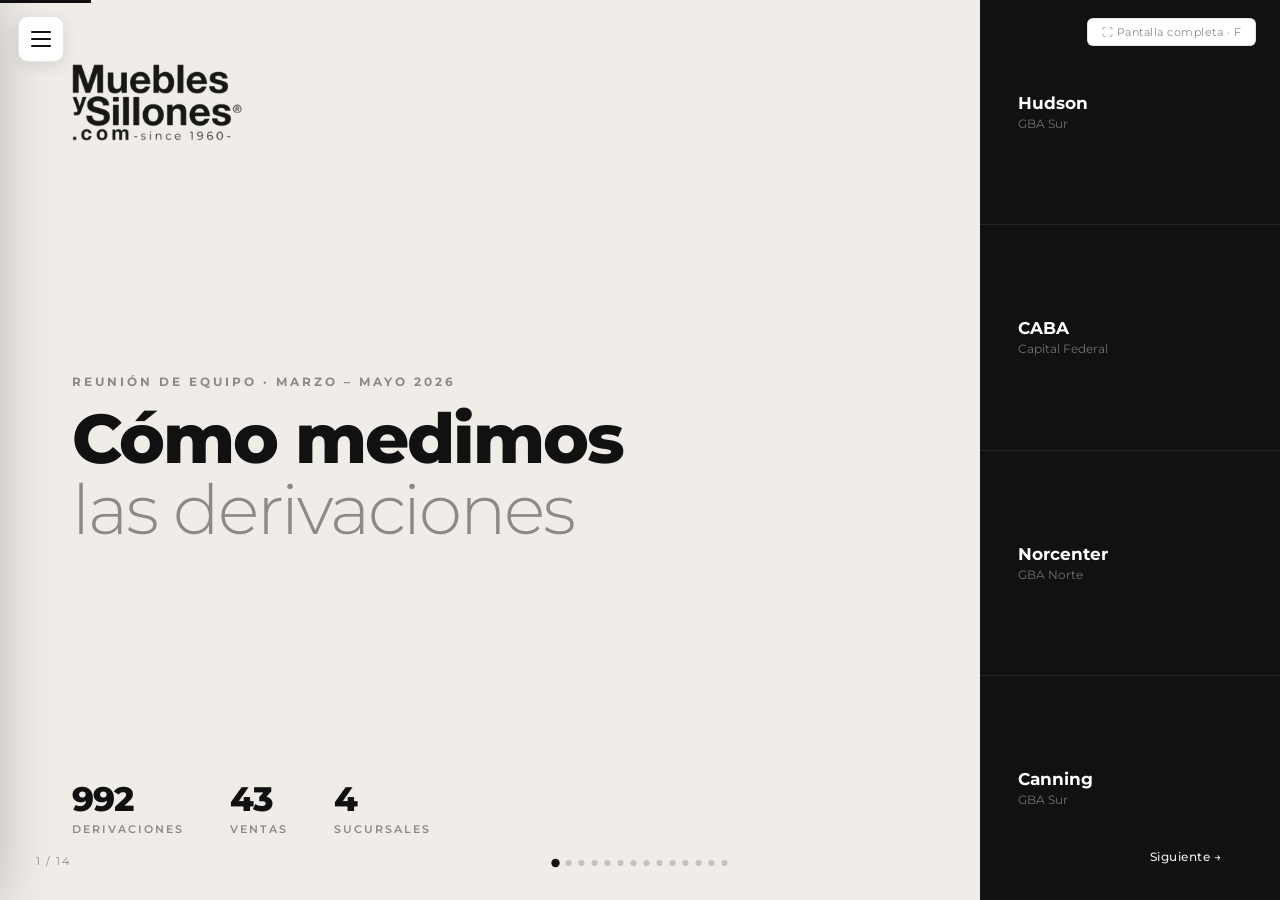
<file: mys-presentaciones/index.html>
<!DOCTYPE html>
<html lang="es">
<head>
<meta charset="UTF-8">
<meta name="viewport" content="width=device-width, initial-scale=1.0">
<title>Mueblesysillones · Derivaciones · Mar–May 2026</title>
<link rel="preconnect" href="https://fonts.googleapis.com">
<link href="https://fonts.googleapis.com/css2?family=Montserrat:wght@300;400;500;600;700;800&display=swap" rel="stylesheet">
<style>
*, *::before, *::after { box-sizing:border-box; margin:0; padding:0; }
:root{
  --bg:#F0EDE8; --bg2:#E8E4DF; --surface:#FFFFFF;
  --ink:#111111; --ink2:#444444; --ink3:#8A8A8A;
  --border:rgba(0,0,0,0.10); --border2:rgba(0,0,0,0.06);
  --c-hudson:#1A1A2E; --c-caba:#2C6E8A; --c-canning:#3A7A55; --c-norcenter:#8A5A2C;
  --c-success:#1A6A3A; --c-warn:#9A6A00; --c-danger:#B4231F; --c-info:#1A4A8A;
}
html,body{ width:100%; height:100%; overflow:hidden; font-family:'Montserrat',sans-serif; background:#222; }
.deck{ width:100vw; height:100vh; position:relative; overflow:hidden; background:var(--bg); }
.slide{ position:absolute; inset:0; display:flex; flex-direction:column; opacity:0; pointer-events:none; transform:translateX(46px); transition:opacity .4s ease, transform .4s ease; }
.slide.active{ opacity:1; pointer-events:all; transform:translateX(0); }
.slide.exit{ opacity:0; transform:translateX(-46px); pointer-events:none; }
#progress-bar{ position:fixed; top:0; left:0; height:3px; background:var(--ink); transition:width .35s ease; z-index:200; }
#nav{ position:fixed; bottom:26px; right:36px; display:flex; gap:10px; z-index:200; }
.nav-btn{ padding:9px 22px; border-radius:6px; border:1.5px solid var(--ink); background:transparent; color:var(--ink); font-size:12px; font-family:inherit; font-weight:500; cursor:pointer; letter-spacing:.5px; transition:all .2s; }
.nav-btn:hover{ background:var(--ink); color:var(--bg); } .nav-btn:disabled{ opacity:.2; cursor:default; }
.nav-btn.primary{ background:var(--ink); color:var(--bg); }
#slide-counter{ position:fixed; bottom:32px; left:36px; font-size:11px; color:var(--ink3); z-index:200; letter-spacing:1.5px; }
#dot-row{ position:fixed; bottom:34px; left:50%; transform:translateX(-50%); display:flex; gap:7px; z-index:200; }
.dot{ width:6px; height:6px; border-radius:50%; background:rgba(0,0,0,0.18); cursor:pointer; transition:.2s; }
.dot.active{ background:var(--ink); transform:scale(1.4); }
#fs-hint{ position:fixed; top:18px; right:24px; font-size:11px; color:var(--ink3); z-index:300; background:var(--surface); padding:6px 14px; border-radius:6px; border:1px solid var(--border); cursor:pointer; letter-spacing:.5px; transition:opacity .4s; }
.slide-inner{ flex:1; display:flex; flex-direction:column; justify-content:safe center; overflow-y:auto; padding:54px 72px 88px; }
.slide-inner > *{ flex-shrink:0; }
.eyebrow{ font-size:12px; font-weight:700; letter-spacing:3px; text-transform:uppercase; color:var(--ink3); margin-bottom:14px; }
.s-title{ font-size:clamp(30px,3.6vw,48px); font-weight:800; color:var(--ink); line-height:1.05; letter-spacing:-1px; margin-bottom:6px; }
.s-sub{ font-size:15px; color:var(--ink3); font-weight:400; margin-bottom:32px; }
/* icons */
.ico svg{ width:100%; height:100%; display:block; fill:none; stroke:currentColor; stroke-width:1.7; stroke-linecap:round; stroke-linejoin:round; }
.icirc{ border-radius:50%; display:flex; align-items:center; justify-content:center; background:var(--surface); border:1px solid var(--border); color:var(--ink); flex:0 0 auto; }
/* portada */
.s1{ display:flex; flex-direction:row; height:100%; }
.s1-left{ flex:1; display:flex; flex-direction:column; justify-content:space-between; padding:64px 72px; }
.s1-logo{ width:170px; filter:brightness(0); opacity:.9; }
.s1-heading{ font-size:clamp(42px,5.4vw,70px); font-weight:800; color:var(--ink); line-height:1.02; letter-spacing:-2px; }
.s1-heading em{ font-style:normal; color:var(--ink3); font-weight:300; }
.s1-meta{ display:flex; gap:46px; }
.s1-meta .v{ font-size:34px; font-weight:800; color:var(--ink); letter-spacing:-1px; }
.s1-meta .l{ font-size:11px; color:var(--ink3); text-transform:uppercase; letter-spacing:2px; margin-top:2px; font-weight:600; }
.s1-right{ width:300px; background:var(--ink); display:flex; flex-direction:column; justify-content:center; gap:0; }
.s1-br{ flex:1; display:flex; flex-direction:column; justify-content:center; padding:0 38px; border-bottom:1px solid rgba(255,255,255,.08); }
.s1-br:last-child{ border-bottom:none; }
.s1-br .n{ font-size:17px; font-weight:700; color:#fff; }
.s1-br .c{ font-size:12px; color:rgba(255,255,255,.4); margin-top:3px; }
/* objetivos */
.obj-grid{ display:grid; grid-template-columns:repeat(3,1fr); gap:22px; }
.obj-card{ background:var(--surface); border:1px solid var(--border); border-radius:18px; padding:40px 32px; display:flex; flex-direction:column; gap:22px; }
.obj-card .icirc{ width:88px; height:88px; color:#fff; }
.obj-card .icirc .ico{ width:40px; height:40px; }
.obj-card .h{ font-size:22px; font-weight:800; color:var(--ink); letter-spacing:-.5px; }
.obj-card .p{ font-size:14px; color:var(--ink3); line-height:1.5; }
/* proceso */
.proc{ display:flex; align-items:flex-start; justify-content:space-between; gap:4px; margin-top:14px; }
.proc-step{ flex:1; display:flex; flex-direction:column; align-items:center; text-align:center; gap:18px; }
.proc-step .icirc{ width:104px; height:104px; }
.proc-step .icirc .ico{ width:46px; height:46px; }
.proc-step.hl .icirc{ background:var(--ink); color:#fff; border-color:var(--ink); }
.proc-step .l{ font-size:17px; font-weight:700; color:var(--ink); }
.proc-arrow{ flex:0 0 30px; color:#C4BDB2; display:flex; align-items:center; justify-content:center; height:104px; }
.proc-arrow .ico{ width:26px; height:26px; stroke-width:2.2; }
/* meses grandes */
.month-row{ display:flex; gap:22px; }
.month-card{ flex:1; background:var(--surface); border:1px solid var(--border); border-radius:18px; padding:34px 22px; text-align:center; position:relative; }
.month-card.lead{ background:var(--ink); border-color:var(--ink); }
.month-card .ml{ font-size:14px; font-weight:700; letter-spacing:3px; text-transform:uppercase; color:var(--ink3); margin-bottom:8px; }
.month-card.lead .ml{ color:rgba(255,255,255,.55); }
.month-card .mn{ font-size:clamp(60px,8.5vw,116px); font-weight:800; letter-spacing:-4px; line-height:.95; color:var(--ink); }
.month-card.lead .mn{ color:#fff; }
.month-card .mt{ margin-top:14px; font-size:14px; font-weight:700; }
.tdown{ color:var(--c-danger); } .tflat{ color:var(--ink3); } .tup{ color:var(--c-success); }
.month-foot{ margin-top:26px; display:flex; align-items:center; justify-content:center; gap:10px; font-size:14px; color:var(--ink3); font-weight:500; }
.month-foot b{ color:var(--ink); font-weight:700; }
/* barras prolijas */
.bars{ display:flex; flex-direction:column; gap:16px; }
.bar2{ display:flex; align-items:center; gap:20px; }
.bar2 .bl{ width:120px; font-size:17px; font-weight:700; color:var(--ink); text-align:right; flex:0 0 auto; }
.bar2 .bt{ flex:1; height:50px; background:var(--surface); border-radius:12px; overflow:hidden; border:1px solid var(--border); position:relative; }
.bar2 .bf{ height:100%; border-radius:12px; display:flex; align-items:center; padding:0 20px; }
.bar2 .bf .bn{ font-size:20px; font-weight:800; color:#fff; letter-spacing:-.5px; }
.bar2 .br{ width:130px; flex:0 0 auto; font-size:13px; color:var(--ink3); font-weight:600; }
.chip{ display:inline-flex; align-items:center; gap:5px; padding:5px 13px; border-radius:30px; font-size:11px; font-weight:700; letter-spacing:.3px; }
.chip.g{ background:#D4EDDA; color:#145A2E; } .chip.r{ background:#FADBD8; color:#922B21; }
.chip.y{ background:#FBE9C9; color:#7D5A08; } .chip.gr{ background:#E8E8E8; color:#555; }
/* tabla mensual */
.tbl{ width:100%; border-radius:12px; overflow:hidden; border:1px solid var(--border); margin-top:6px; }
table{ width:100%; border-collapse:collapse; }
thead{ background:var(--ink); }
thead th{ padding:13px 18px; color:rgba(255,255,255,.7); text-align:left; font-weight:700; font-size:11px; text-transform:uppercase; letter-spacing:1.2px; }
thead th.num{ text-align:right; }
tbody tr:nth-child(even){ background:var(--bg2); } tbody tr:nth-child(odd){ background:var(--surface); }
tbody td{ padding:12px 18px; color:var(--ink); border-bottom:1px solid var(--border2); font-size:15px; font-weight:500; }
tbody td.num{ text-align:right; font-weight:700; }
tbody tr.rt td{ background:#E9F6EE; } tbody tr.rz td{ background:#FCEDEC; }
/* conversion cards */
.conv-row{ display:flex; gap:18px; }
.conv-card{ flex:1; border-radius:18px; padding:30px 26px; color:#fff; }
.conv-card .cs{ font-size:13px; font-weight:700; letter-spacing:2px; text-transform:uppercase; opacity:.8; }
.conv-card .cbig{ font-size:clamp(44px,5.6vw,66px); font-weight:800; letter-spacing:-2px; margin:6px 0 2px; }
.conv-card .csub{ font-size:13px; opacity:.85; font-weight:500; }
.conv-card .ctag{ margin-top:14px; font-size:12px; font-weight:700; background:rgba(255,255,255,.16); display:inline-block; padding:5px 12px; border-radius:20px; }
/* top5 */
.podium{ display:flex; gap:16px; align-items:flex-end; }
.pod{ flex:1; background:var(--surface); border:1px solid var(--border); border-radius:16px; padding:24px 18px; text-align:center; }
.pod.first{ border:2px solid var(--c-success); }
.pod .rank{ font-size:12px; font-weight:800; letter-spacing:1px; color:var(--ink3); }
.pod .name{ font-size:19px; font-weight:800; color:var(--ink); margin:8px 0 2px; letter-spacing:-.5px; }
.pod .suc{ font-size:11px; color:var(--ink3); text-transform:uppercase; letter-spacing:1px; font-weight:600; }
.pod .sales{ font-size:46px; font-weight:800; color:var(--ink); letter-spacing:-2px; margin:10px 0 0; }
.pod .slbl{ font-size:11px; color:var(--ink3); font-weight:600; }
.pod .cv{ margin-top:12px; font-size:12px; font-weight:700; padding:5px 12px; border-radius:20px; display:inline-block; }
.pod .cv.best{ background:#D4EDDA; color:#145A2E; } .pod .cv.norm{ background:#EEE; color:#555; }
/* mini conv bar en tabla */
.cbar{ display:inline-block; width:62px; height:7px; background:#E5E2DC; border-radius:4px; overflow:hidden; vertical-align:middle; margin-right:8px; }
.cbar i{ display:block; height:100%; border-radius:4px; background:var(--c-success); }
/* dual big stat */
.dual{ display:flex; gap:22px; }
.dual-stat{ flex:1; border-radius:18px; padding:38px 32px; text-align:center; border:1px solid var(--border); }
.dual-stat.a{ background:#FBEDEA; border-color:#EDC9C4; } .dual-stat.b{ background:#FBF2E0; border-color:#EAD7AC; }
.dual-stat .dn{ font-size:clamp(66px,9.5vw,128px); font-weight:800; letter-spacing:-5px; line-height:.9; }
.dual-stat.a .dn{ color:var(--c-danger); } .dual-stat.b .dn{ color:var(--c-warn); }
.dual-stat .dt{ font-size:16px; color:var(--ink2); margin-top:16px; font-weight:600; line-height:1.45; }
.dual-stat .dt b{ color:var(--ink); }
/* before / after */
.ba{ display:flex; gap:22px; align-items:stretch; }
.ba-col{ flex:1; border-radius:18px; padding:30px; display:flex; flex-direction:column; gap:18px; }
.ba-col.antes{ background:#FBEDEA; border:1px solid #EDC9C4; }
.ba-col.ahora{ background:#E9F6EE; border:1px solid #C9E6D3; }
.ba-col .bah{ display:flex; align-items:center; gap:12px; font-size:14px; font-weight:800; letter-spacing:1px; text-transform:uppercase; }
.ba-col.antes .bah{ color:var(--c-danger); } .ba-col.ahora .bah{ color:var(--c-success); }
.ba-flow{ display:flex; align-items:center; gap:12px; }
.ba-node{ background:var(--surface); border:1px solid var(--border); border-radius:12px; padding:14px 16px; display:flex; align-items:center; gap:12px; font-size:14px; font-weight:600; color:var(--ink); flex:1; }
.ba-node .icirc{ width:42px; height:42px; } .ba-node .icirc .ico{ width:22px; height:22px; }
.ba-arrow{ color:var(--ink3); flex:0 0 20px; } .ba-arrow .ico{ width:20px; height:20px; stroke-width:2.2; }
.ba-out{ font-size:16px; font-weight:800; display:flex; align-items:center; gap:10px; }
.ba-out .icirc{ width:34px; height:34px; } .ba-out .icirc .ico{ width:18px; height:18px; }
.ba-col.antes .ba-out{ color:var(--c-danger); } .ba-col.ahora .ba-out{ color:var(--c-success); }
/* slide 11 urgencia + whatsapp */
.s11-grid{ display:flex; gap:34px; align-items:center; }
.urg{ flex:1; }
.urg .icirc{ width:96px; height:96px; background:var(--c-danger); border-color:var(--c-danger); color:#fff; margin-bottom:24px; }
.urg .icirc .ico{ width:46px; height:46px; }
.urg .ubig{ font-size:clamp(30px,4vw,46px); font-weight:800; color:var(--ink); line-height:1.05; letter-spacing:-1px; margin-bottom:16px; }
.urg .ubig em{ font-style:normal; color:var(--c-danger); }
.urg .uli{ list-style:none; }
.urg .uli li{ display:flex; gap:12px; align-items:flex-start; font-size:15px; color:var(--ink2); font-weight:500; padding:7px 0; }
.urg .uli li .ico{ width:20px; height:20px; color:var(--c-success); flex:0 0 auto; margin-top:2px; }
.wa{ width:320px; flex:0 0 auto; background:#E5DDD5; border-radius:22px; padding:14px; box-shadow:0 16px 40px rgba(0,0,0,.18); }
.wa-top{ background:#075E54; color:#fff; border-radius:14px 14px 0 0; padding:12px 16px; display:flex; align-items:center; gap:10px; margin:-14px -14px 12px; }
.wa-top .wav{ width:34px; height:34px; border-radius:50%; background:#fff; display:flex; align-items:center; justify-content:center; }
.wa-top .wav img{ width:24px; }
.wa-top .wan{ font-size:14px; font-weight:700; } .wa-top .was{ font-size:10px; opacity:.8; }
.wa-bub{ background:#fff; border-radius:4px 12px 12px 12px; padding:12px 14px; font-size:13px; color:#111; line-height:1.5; box-shadow:0 1px 1px rgba(0,0,0,.1); }
.wa-bub b{ font-weight:700; }
.wa-time{ font-size:9px; color:#888; text-align:right; margin-top:4px; }
.wa-btns{ margin-top:8px; display:flex; flex-direction:column; gap:6px; }
.wa-b{ background:#fff; border-radius:8px; padding:9px; text-align:center; font-size:12px; font-weight:600; color:#0A7CFF; box-shadow:0 1px 1px rgba(0,0,0,.1); display:flex; align-items:center; justify-content:center; gap:6px; }
.wa-b .ico{ width:15px; height:15px; }
/* cierre */
.dark{ background:var(--ink); }
.dark .eyebrow{ color:rgba(255,255,255,.4); } .dark .s-title{ color:#fff; } .dark .s-sub{ color:rgba(255,255,255,.45); }
.s12-logo{ width:150px; opacity:.92; margin-bottom:26px; }
.ask-grid{ display:grid; grid-template-columns:repeat(4,1fr); gap:16px; }
.ask{ background:rgba(255,255,255,.05); border:1px solid rgba(255,255,255,.12); border-radius:16px; padding:26px 22px; display:flex; flex-direction:column; gap:16px; }
.ask .icirc{ width:64px; height:64px; background:rgba(255,255,255,.08); border-color:rgba(255,255,255,.16); color:#fff; }
.ask .icirc .ico{ width:30px; height:30px; }
.ask .ah{ font-size:16px; font-weight:800; color:#fff; line-height:1.2; letter-spacing:-.3px; }
.ask .ap{ font-size:12.5px; color:rgba(255,255,255,.6); line-height:1.5; font-weight:400; }
.note{ font-size:11px; color:var(--ink3); margin-top:14px; font-weight:500; }
/* ===== PDF / IMPRESIÓN (no afecta la vista en pantalla) ===== */
@media print {
  @page { size: 13.333in 7.5in; margin: 0; }
  * { -webkit-print-color-adjust:exact !important; print-color-adjust:exact !important; }
  html, body { width:1280px; height:auto; overflow:visible; background:#fff; }
  .deck { width:1280px; height:auto; position:static; overflow:visible; background:transparent; }
  .slide { position:relative; inset:auto; opacity:1 !important; transform:none !important; pointer-events:auto;
    width:1280px; height:720px; overflow:hidden; background:var(--bg);
    page-break-after:always; break-after:page; page-break-inside:avoid; }
  .slide.dark { background:var(--ink); }
  .slide:last-of-type { page-break-after:auto; break-after:auto; }
  #progress-bar, #nav, #slide-counter, #dot-row, #fs-hint,
  #menu-btn, #menu-overlay, #menu-panel { display:none !important; }
}

/* ===== MENU HAMBURGUESA ===== */
#menu-btn{ position:fixed; top:16px; left:18px; z-index:320; width:46px; height:46px; border-radius:10px;
  background:var(--surface); border:1px solid var(--border); display:flex; flex-direction:column; align-items:center;
  justify-content:center; gap:5px; cursor:pointer; box-shadow:0 4px 16px rgba(0,0,0,.10); transition:background .2s; }
#menu-btn:hover{ background:var(--ink); }
#menu-btn span{ display:block; width:20px; height:2px; background:var(--ink); border-radius:2px; transition:transform .28s, opacity .2s, background .2s; }
#menu-btn:hover span{ background:#fff; }
body.menu-open #menu-btn span:nth-child(1){ transform:translateY(7px) rotate(45deg); }
body.menu-open #menu-btn span:nth-child(2){ opacity:0; }
body.menu-open #menu-btn span:nth-child(3){ transform:translateY(-7px) rotate(-45deg); }
#menu-overlay{ position:fixed; inset:0; background:rgba(0,0,0,.45); opacity:0; pointer-events:none; transition:opacity .3s; z-index:310; }
body.menu-open #menu-overlay{ opacity:1; pointer-events:auto; }
#menu-panel{ position:fixed; top:0; left:0; height:100%; width:312px; max-width:85vw; background:var(--surface); z-index:315;
  transform:translateX(-100%); transition:transform .32s cubic-bezier(.4,0,.2,1); box-shadow:0 0 50px rgba(0,0,0,.22);
  display:flex; flex-direction:column; overflow-y:auto; }
body.menu-open #menu-panel{ transform:translateX(0); }
.menu-head{ background:var(--ink); padding:24px 22px 20px; display:flex; flex-direction:column; gap:10px; }
.menu-logo{ width:122px; }
.menu-title{ color:rgba(255,255,255,.5); font-size:11px; letter-spacing:2px; text-transform:uppercase; font-weight:700; }
.menu-group{ font-size:10.5px; font-weight:800; letter-spacing:1.5px; text-transform:uppercase; color:var(--ink3); padding:18px 22px 6px; }
.menu-item{ display:flex; align-items:center; gap:12px; padding:11px 22px; font-size:14px; font-weight:600; color:var(--ink2);
  cursor:pointer; border-left:3px solid transparent; transition:background .15s, color .15s; }
.menu-item:hover{ background:var(--bg2); color:var(--ink); }
.menu-item.active{ border-left-color:var(--ink); color:var(--ink); background:var(--bg); font-weight:800; }
.menu-item .mnum{ font-size:11px; color:var(--ink3); font-weight:700; min-width:16px; text-align:right; }
.menu-foot{ margin-top:auto; padding:16px 22px 22px; font-size:10.5px; color:var(--ink3); border-top:1px solid var(--border2); }
/* submenus / acordeon */
.menu-cat{ border-bottom:1px solid var(--border2); }
.menu-parent{ display:flex; align-items:center; gap:10px; padding:14px 22px; cursor:pointer; user-select:none;
  font-size:12px; font-weight:800; letter-spacing:1.1px; text-transform:uppercase; color:var(--ink2); transition:background .15s, color .15s; }
.menu-parent:hover{ background:var(--bg2); color:var(--ink); }
.menu-parent .mp-txt{ flex:1; }
.menu-parent .mp-count{ font-size:10px; font-weight:700; color:var(--ink3); background:var(--bg2); border-radius:20px; padding:2px 8px; }
.menu-parent:hover .mp-count{ background:var(--surface); }
.menu-cat.open .menu-parent{ color:var(--ink); }
.menu-chev{ width:14px; height:14px; flex:0 0 auto; color:var(--ink3); transition:transform .3s; }
.menu-cat.open .menu-chev{ transform:rotate(180deg); }
.menu-sub{ max-height:0; overflow:hidden; transition:max-height .32s ease; background:var(--bg); }
.menu-cat.open .menu-sub{ max-height:460px; }
.menu-sub .menu-item{ padding:10px 22px 10px 28px; font-size:13.5px; }

/* ===== RESPONSIVE / MOBILE (todos los tamanos) ===== */
@media (max-width: 860px){
  .slide{ overflow-y:auto; -webkit-overflow-scrolling:touch; }
  .slide-inner{ justify-content:flex-start; padding:76px 18px 92px; }
  .s-title{ font-size:clamp(24px,6.2vw,34px); letter-spacing:-.5px; }
  .s-sub{ font-size:13px; margin-bottom:20px; }
  .eyebrow{ font-size:11px; letter-spacing:2px; margin-bottom:10px; }
  /* portada */
  .s1{ flex-direction:column; height:auto; }
  .s1-left{ padding:76px 18px 24px; gap:26px; }
  .s1-logo{ width:140px; }
  .s1-heading{ font-size:clamp(34px,9vw,50px); letter-spacing:-1px; }
  .s1-meta{ gap:26px; flex-wrap:wrap; }
  .s1-meta .v{ font-size:30px; }
  .s1-right{ width:100%; flex-direction:row; flex-wrap:wrap; }
  .s1-right .s1-br{ flex:1 1 44%; padding:16px 18px; }
  /* cards genericas */
  .obj-grid{ grid-template-columns:1fr !important; gap:14px; }
  .obj-card{ padding:22px !important; gap:14px; }
  .obj-card .icirc{ width:60px; height:60px; }
  .obj-card .icirc .ico{ width:28px; height:28px; }
  .obj-card .h{ font-size:18px !important; }
  /* proceso vertical */
  .proc{ flex-direction:column; align-items:stretch; gap:4px; margin-top:8px; }
  .proc-step{ flex-direction:row; justify-content:flex-start; gap:16px; text-align:left; }
  .proc-step .icirc{ width:58px; height:58px; flex:0 0 auto; }
  .proc-step .icirc .ico{ width:26px; height:26px; }
  .proc-step .l{ font-size:16px; }
  .proc-arrow{ height:auto; transform:rotate(90deg); margin:2px 0 2px 26px; }
  .proc-arrow .ico{ width:22px; height:22px; }
  /* meses 2x2 */
  .month-row{ flex-wrap:wrap; gap:12px; }
  .month-card{ flex:1 1 42%; padding:22px 12px; }
  .month-card .mn{ font-size:clamp(46px,13vw,64px); letter-spacing:-2px; }
  .month-foot{ font-size:13px !important; flex-wrap:wrap; text-align:center; line-height:1.5; }
  /* barras */
  .bar2{ gap:10px; flex-wrap:wrap; }
  .bar2 .bl{ width:72px; font-size:14px; }
  .bar2 .bt{ height:42px; flex:1 1 140px; }
  .bar2 .bf .bn{ font-size:16px; }
  .bar2 .br{ width:auto; }
  /* tablas: scroll horizontal */
  .tbl{ overflow-x:auto; -webkit-overflow-scrolling:touch; }
  table{ min-width:520px; }
  thead th{ padding:10px 12px; font-size:10px; letter-spacing:.6px; }
  tbody td{ padding:9px 12px; font-size:13px; }
  /* conversion */
  .conv-row{ flex-wrap:wrap; gap:12px; }
  .conv-card{ flex:1 1 45%; padding:20px 18px; }
  .conv-card .cbig{ font-size:clamp(32px,9vw,46px); }
  /* podium */
  .podium{ flex-wrap:wrap; gap:10px; }
  .pod{ flex:1 1 30%; padding:16px 10px; }
  .pod .name{ font-size:15px; } .pod .sales{ font-size:34px; }
  /* dual */
  .dual{ flex-direction:column; gap:14px; }
  .dual-stat{ padding:26px 22px; }
  .dual-stat .dn{ font-size:clamp(54px,16vw,92px); letter-spacing:-3px; }
  .dual-stat .dt{ font-size:14px; }
  /* before / after */
  .ba{ flex-direction:column; gap:14px; }
  .ba-col{ padding:22px; }
  /* slide 11 */
  .s11-grid{ flex-direction:column; gap:24px; }
  .urg .icirc{ width:72px; height:72px; margin-bottom:16px; }
  .urg .ubig{ font-size:clamp(24px,6.5vw,34px); }
  .wa{ width:100%; max-width:340px; margin:0 auto; }
  /* cierre */
  .ask-grid{ grid-template-columns:1fr 1fr; gap:12px; }
  .ask{ padding:20px 16px; }
  .s12-logo{ width:120px; margin-bottom:18px; }
  /* UI nav */
  #dot-row{ display:none; }
  #fs-hint{ display:none; }
  #nav{ bottom:14px; right:14px; gap:8px; }
  .nav-btn{ padding:10px 16px; font-size:12px; }
  #slide-counter{ bottom:20px; left:14px; right:auto; }
  #menu-btn{ top:12px; left:12px; }
}
@media (max-width: 480px){
  .slide-inner{ padding:70px 14px 88px; }
  .s1-left{ padding:70px 14px 20px; }
  .ask-grid{ grid-template-columns:1fr; }
  .conv-card{ flex:1 1 100%; }
  .pod{ flex:1 1 46%; }
  .month-card{ flex:1 1 46%; }
  .s1-meta .v{ font-size:26px; }
  table{ min-width:480px; }
}
</style>
</head>
<body>
<div id="progress-bar"></div>
<div id="fs-hint" onclick="toggleFullscreen()">⛶ Pantalla completa · F</div>
<div id="slide-counter">1 / 14</div>
<div id="dot-row"></div>
<div id="nav">
  <button class="nav-btn" id="prevBtn" onclick="changeSlide(-1)" disabled>← Anterior</button>
  <button class="nav-btn primary" id="nextBtn" onclick="changeSlide(1)">Siguiente →</button>
</div>

<!-- MENU HAMBURGUESA -->
<button id="menu-btn" aria-label="Abrir menú" onclick="toggleMenu()"><span></span><span></span><span></span></button>
<div id="menu-overlay" onclick="closeMenu()"></div>
<nav id="menu-panel" aria-label="Secciones de la presentación">
  <div class="menu-head">
    <img class="menu-logo" src="logo.png" alt="Mueblesysillones">
    <div class="menu-title">Contenido de la reunión</div>
  </div>
  <div class="menu-cat">
    <div class="menu-parent" onclick="toggleCat(this)"><span class="mp-txt">Introducción</span><span class="mp-count">3</span><svg class="menu-chev" viewBox="0 0 24 24" fill="none" stroke="currentColor" stroke-width="2.5" stroke-linecap="round" stroke-linejoin="round"><polyline points="6 9 12 15 18 9"/></svg></div>
    <div class="menu-sub">
      <div class="menu-item" data-slide="1" onclick="goTo(1)"><span class="mnum">1</span> Portada</div>
      <div class="menu-item" data-slide="2" onclick="goTo(2)"><span class="mnum">2</span> Por qué estamos acá</div>
      <div class="menu-item" data-slide="3" onclick="goTo(3)"><span class="mnum">3</span> Cómo medimos cada derivación</div>
    </div>
  </div>
  <div class="menu-cat">
    <div class="menu-parent" onclick="toggleCat(this)"><span class="mp-txt">Derivaciones</span><span class="mp-count">3</span><svg class="menu-chev" viewBox="0 0 24 24" fill="none" stroke="currentColor" stroke-width="2.5" stroke-linecap="round" stroke-linejoin="round"><polyline points="6 9 12 15 18 9"/></svg></div>
    <div class="menu-sub">
      <div class="menu-item" data-slide="4" onclick="goTo(4)"><span class="mnum">4</span> Derivaciones por mes</div>
      <div class="menu-item" data-slide="5" onclick="goTo(5)"><span class="mnum">5</span> Derivaciones por sucursal</div>
      <div class="menu-item" data-slide="6" onclick="goTo(6)"><span class="mnum">6</span> Conversión por sucursal</div>
    </div>
  </div>
  <div class="menu-cat">
    <div class="menu-parent" onclick="toggleCat(this)"><span class="mp-txt">Equipo de ventas</span><span class="mp-count">2</span><svg class="menu-chev" viewBox="0 0 24 24" fill="none" stroke="currentColor" stroke-width="2.5" stroke-linecap="round" stroke-linejoin="round"><polyline points="6 9 12 15 18 9"/></svg></div>
    <div class="menu-sub">
      <div class="menu-item" data-slide="7" onclick="goTo(7)"><span class="mnum">7</span> Top 5 vendedores</div>
      <div class="menu-item" data-slide="8" onclick="goTo(8)"><span class="mnum">8</span> El equipo completo</div>
    </div>
  </div>
  <div class="menu-cat">
    <div class="menu-parent" onclick="toggleCat(this)"><span class="mp-txt">Diagnóstico y solución</span><span class="mp-count">3</span><svg class="menu-chev" viewBox="0 0 24 24" fill="none" stroke="currentColor" stroke-width="2.5" stroke-linecap="round" stroke-linejoin="round"><polyline points="6 9 12 15 18 9"/></svg></div>
    <div class="menu-sub">
      <div class="menu-item" data-slide="9" onclick="goTo(9)"><span class="mnum">9</span> El problema</div>
      <div class="menu-item" data-slide="10" onclick="goTo(10)"><span class="mnum">10</span> La solución</div>
      <div class="menu-item" data-slide="11" onclick="goTo(11)"><span class="mnum">11</span> Respuesta 24 hs y plantillas</div>
    </div>
  </div>
  <div class="menu-cat">
    <div class="menu-parent" onclick="toggleCat(this)"><span class="mp-txt">Email marketing</span><span class="mp-count">2</span><svg class="menu-chev" viewBox="0 0 24 24" fill="none" stroke="currentColor" stroke-width="2.5" stroke-linecap="round" stroke-linejoin="round"><polyline points="6 9 12 15 18 9"/></svg></div>
    <div class="menu-sub">
      <div class="menu-item" data-slide="12" onclick="goTo(12)"><span class="mnum">12</span> Cada email es una venta</div>
      <div class="menu-item" data-slide="13" onclick="goTo(13)"><span class="mnum">13</span> Contactos por sucursal</div>
    </div>
  </div>
  <div class="menu-cat">
    <div class="menu-parent" onclick="toggleCat(this)"><span class="mp-txt">Cierre</span><span class="mp-count">1</span><svg class="menu-chev" viewBox="0 0 24 24" fill="none" stroke="currentColor" stroke-width="2.5" stroke-linecap="round" stroke-linejoin="round"><polyline points="6 9 12 15 18 9"/></svg></div>
    <div class="menu-sub">
      <div class="menu-item" data-slide="14" onclick="goTo(14)"><span class="mnum">14</span> Lo que necesitamos de ustedes</div>
    </div>
  </div>
  <div class="menu-foot">Mueblesysillones · Marzo–Mayo 2026</div>
</nav>

<div class="deck" id="deck">

<!-- 1 PORTADA -->
<div class="slide active" id="s1">
  <div class="s1">
    <div class="s1-left">
      <img class="s1-logo" src="logo.png" alt="Mueblesysillones">
      <div>
        <div class="eyebrow">Reunión de equipo · Marzo – Mayo 2026</div>
        <div class="s1-heading">Cómo medimos<br><em>las derivaciones</em></div>
      </div>
      <div class="s1-meta">
        <div><div class="v">992</div><div class="l">Derivaciones</div></div>
        <div><div class="v">43</div><div class="l">Ventas</div></div>
        <div><div class="v">4</div><div class="l">Sucursales</div></div>
      </div>
    </div>
    <div class="s1-right">
      <div class="s1-br"><div class="n">Hudson</div><div class="c">GBA Sur</div></div>
      <div class="s1-br"><div class="n">CABA</div><div class="c">Capital Federal</div></div>
      <div class="s1-br"><div class="n">Norcenter</div><div class="c">GBA Norte</div></div>
      <div class="s1-br"><div class="n">Canning</div><div class="c">GBA Sur</div></div>
    </div>
  </div>
</div>

<!-- 2 OBJETIVOS -->
<div class="slide" id="s2">
  <div class="slide-inner">
    <div class="eyebrow">La idea de hoy</div>
    <div class="s-title">Por qué estamos acá</div>
    <div class="s-sub">Tres objetivos, claros y simples</div>
    <div class="obj-grid">
      <div class="obj-card">
        <div class="icirc" style="background:var(--c-hudson);"><span class="ico"><svg viewBox="0 0 24 24"><path d="M1 12s4-8 11-8 11 8 11 8-4 8-11 8-11-8-11-8z"/><circle cx="12" cy="12" r="3"/></svg></span></div>
        <div class="h">Transparencia</div>
        <div class="p">Les mostramos cómo vivimos las derivaciones, mes a mes.</div>
      </div>
      <div class="obj-card">
        <div class="icirc" style="background:var(--c-caba);"><span class="ico"><svg viewBox="0 0 24 24"><line x1="18" y1="20" x2="18" y2="10"/><line x1="12" y1="20" x2="12" y2="4"/><line x1="6" y1="20" x2="6" y2="14"/></svg></span></div>
        <div class="h">3 meses</div>
        <div class="p">Cómo fueron llegando las consultas y cómo las derivamos.</div>
      </div>
      <div class="obj-card">
        <div class="icirc" style="background:var(--c-canning);"><span class="ico"><svg viewBox="0 0 24 24"><path d="M23 21v-2a4 4 0 0 0-3-3.87"/><path d="M16 3.13a4 4 0 0 1 0 7.75"/><path d="M17 21v-2a4 4 0 0 0-4-4H5a4 4 0 0 0-4 4v2"/><circle cx="9" cy="7" r="4"/></svg></span></div>
        <div class="h">Crecer juntos</div>
        <div class="p">Detectar qué mejorar y darles más herramientas para vender.</div>
      </div>
    </div>
  </div>
</div>

<!-- 3 PROCESO -->
<div class="slide" id="s3">
  <div class="slide-inner">
    <div class="eyebrow">El proceso</div>
    <div class="s-title">Así medimos cada derivación</div>
    <div class="s-sub">Desde que llega la consulta hasta que se cierra la venta</div>
    <div class="proc">
      <div class="proc-step"><div class="icirc"><span class="ico"><svg viewBox="0 0 24 24"><path d="M21 11.5a8.38 8.38 0 0 1-.9 3.8 8.5 8.5 0 0 1-7.6 4.7 8.38 8.38 0 0 1-3.8-.9L3 21l1.9-5.7a8.38 8.38 0 0 1-.9-3.8 8.5 8.5 0 0 1 4.7-7.6 8.38 8.38 0 0 1 3.8-.9h.5a8.48 8.48 0 0 1 8 8v.5z"/></svg></span></div><div class="l">Consulta</div></div>
      <div class="proc-arrow"><span class="ico"><svg viewBox="0 0 24 24"><polyline points="9 18 15 12 9 6"/></svg></span></div>
      <div class="proc-step"><div class="icirc"><span class="ico"><svg viewBox="0 0 24 24"><polyline points="9 17 4 12 9 7"/><path d="M20 18v-2a4 4 0 0 0-4-4H4"/></svg></span></div><div class="l">Respondemos</div></div>
      <div class="proc-arrow"><span class="ico"><svg viewBox="0 0 24 24"><polyline points="9 18 15 12 9 6"/></svg></span></div>
      <div class="proc-step hl"><div class="icirc"><span class="ico"><svg viewBox="0 0 24 24"><path d="M3 9l9-7 9 7v11a2 2 0 0 1-2 2H5a2 2 0 0 1-2-2z"/><polyline points="9 22 9 12 15 12 15 22"/></svg></span></div><div class="l">Derivamos</div></div>
      <div class="proc-arrow"><span class="ico"><svg viewBox="0 0 24 24"><polyline points="9 18 15 12 9 6"/></svg></span></div>
      <div class="proc-step"><div class="icirc"><span class="ico"><svg viewBox="0 0 24 24"><path d="M17 21v-2a4 4 0 0 0-4-4H5a4 4 0 0 0-4 4v2"/><circle cx="9" cy="7" r="4"/><path d="M22 11l-3 3-2-2"/></svg></span></div><div class="l">Seguimiento</div></div>
      <div class="proc-arrow"><span class="ico"><svg viewBox="0 0 24 24"><polyline points="9 18 15 12 9 6"/></svg></span></div>
      <div class="proc-step"><div class="icirc"><span class="ico"><svg viewBox="0 0 24 24"><path d="M22 11.08V12a10 10 0 1 1-5.93-9.14"/><polyline points="22 4 12 14.01 9 11.01"/></svg></span></div><div class="l">Venta</div></div>
    </div>
  </div>
</div>

<!-- 4 DERIVACIONES POR MES -->
<div class="slide" id="s4">
  <div class="slide-inner">
    <div class="eyebrow">Evolución mensual</div>
    <div class="s-title">Derivaciones por mes</div>
    <div class="s-sub">Cuántas derivaciones realizamos en cada mes</div>
    <div class="month-row">
      <div class="month-card"><div class="ml">Marzo</div><div class="mn">362</div><div class="mt">&nbsp;</div></div>
      <div class="month-card"><div class="ml">Abril</div><div class="mn">316</div><div class="mt tdown">▼ −12,7%</div></div>
      <div class="month-card"><div class="ml">Mayo</div><div class="mn">314</div><div class="mt tflat">▬ estable</div></div>
      <div class="month-card lead"><div class="ml">Trimestre</div><div class="mn">992</div><div class="mt" style="color:rgba(255,255,255,.75)">total</div></div>
    </div>
    <div class="month-foot"><span class="ico" style="width:18px;height:18px;color:var(--c-danger)"><svg viewBox="0 0 24 24"><polyline points="23 18 13.5 8.5 8.5 13.5 1 6"/><polyline points="17 18 23 18 23 12"/></svg></span> Venimos derivando un poco menos cada mes: <b>−13% de marzo a mayo</b>.</div>
  </div>
</div>

<!-- 5 DERIVACIONES POR SUCURSAL -->
<div class="slide" id="s5">
  <div class="slide-inner">
    <div class="eyebrow">Sucursales</div>
    <div class="s-title">¿A qué sucursal derivamos más?</div>
    <div class="s-sub">Consolidado marzo–mayo, según el/la vendedor/a de cada sucursal</div>
    <div class="bars" style="margin-bottom:24px;">
      <div class="bar2"><div class="bl">Hudson</div><div class="bt"><div class="bf" style="width:100%;background:var(--c-hudson);"><span class="bn">416</span></div></div><div class="br"><span class="chip g">1° — más recibe</span></div></div>
      <div class="bar2"><div class="bl">CABA</div><div class="bt"><div class="bf" style="width:84%;background:var(--c-caba);"><span class="bn">350</span></div></div><div class="br"><span class="chip y">2°</span></div></div>
      <div class="bar2"><div class="bl">Norcenter</div><div class="bt"><div class="bf" style="width:27%;background:var(--c-norcenter);"><span class="bn">110</span></div></div><div class="br"><span class="chip gr">3°</span></div></div>
      <div class="bar2"><div class="bl">Canning</div><div class="bt"><div class="bf" style="width:25%;background:var(--c-canning);"><span class="bn">105</span></div></div><div class="br"><span class="chip gr">4°</span></div></div>
    </div>
    <div class="tbl">
      <table>
        <thead><tr><th>Por mes</th><th class="num">Marzo</th><th class="num">Abril</th><th class="num">Mayo</th><th class="num">Total</th></tr></thead>
        <tbody>
          <tr><td>Hudson</td><td class="num">163</td><td class="num">112</td><td class="num">141</td><td class="num">416</td></tr>
          <tr><td>CABA</td><td class="num">123</td><td class="num">116</td><td class="num">111</td><td class="num">350</td></tr>
          <tr><td>Norcenter</td><td class="num">26</td><td class="num">48</td><td class="num">36</td><td class="num">110</td></tr>
          <tr><td>Canning</td><td class="num">40</td><td class="num">39</td><td class="num">26</td><td class="num">105</td></tr>
        </tbody>
      </table>
    </div>
  </div>
</div>

<!-- 6 CONVERSION POR SUCURSAL -->
<div class="slide" id="s6">
  <div class="slide-inner">
    <div class="eyebrow">Sucursales · lo que importa</div>
    <div class="s-title">No es cuánto recibís: es cuánto convertís</div>
    <div class="s-sub">Tasa de conversión por sucursal (ventas sobre derivaciones) · marzo–mayo</div>
    <div class="conv-row" style="margin-bottom:22px;">
      <div class="conv-card" style="background:var(--c-hudson);"><div class="cs">Hudson</div><div class="cbig">6,2%</div><div class="csub">26 ventas · 416 derivaciones</div><div class="ctag">★ Mejor conversión</div></div>
      <div class="conv-card" style="background:var(--c-canning);"><div class="cs">Canning</div><div class="cbig">4,8%</div><div class="csub">5 ventas · 105 derivaciones</div></div>
      <div class="conv-card" style="background:var(--c-caba);"><div class="cs">CABA</div><div class="cbig">2,9%</div><div class="csub">10 ventas · 350 derivaciones</div></div>
      <div class="conv-card" style="background:var(--c-norcenter);"><div class="cs">Norcenter</div><div class="cbig">1,8%</div><div class="csub">2 ventas · 110 derivaciones</div></div>
    </div>
    <div class="obj-grid" style="grid-template-columns:1fr 1fr;">
      <div class="obj-card" style="padding:24px 28px;flex-direction:row;align-items:center;gap:18px;">
        <div class="icirc" style="width:60px;height:60px;background:var(--c-hudson);"><span class="ico"><svg viewBox="0 0 24 24"><circle cx="12" cy="12" r="10"/><circle cx="12" cy="12" r="6"/><circle cx="12" cy="12" r="2"/></svg></span></div>
        <div><div class="h" style="font-size:18px;">Hudson cierra mejor</div><div class="p">Recibe más y aun así convierte el doble que CABA. Eso es calidad de asesoramiento.</div></div>
      </div>
      <div class="obj-card" style="padding:24px 28px;flex-direction:row;align-items:center;gap:18px;">
        <div class="icirc" style="width:60px;height:60px;background:var(--c-success);"><span class="ico"><svg viewBox="0 0 24 24"><polygon points="13 2 3 14 12 14 11 22 21 10 12 10 13 2"/></svg></span></div>
        <div><div class="h" style="font-size:18px;">El que más convierte, gana</div><div class="p">A la sucursal que mejor cierra le damos más campañas, herramientas y beneficios.</div></div>
      </div>
    </div>
  </div>
</div>

<!-- 7 TOP 5 -->
<div class="slide" id="s7">
  <div class="slide-inner">
    <div class="eyebrow">Equipo de ventas</div>
    <div class="s-title">Top 5 · quiénes cerraron más</div>
    <div class="s-sub">No gana quien más derivaciones recibe, sino quien mejor las trabaja</div>
    <div class="podium" style="margin-bottom:22px;">
      <div class="pod"><div class="rank">1°</div><div class="name">Agustina</div><div class="suc">Hudson</div><div class="sales">8</div><div class="slbl">ventas</div><div class="cv norm">conv. 4,5%</div></div>
      <div class="pod first"><div class="rank">2°</div><div class="name">Rosana</div><div class="suc">Hudson</div><div class="sales">7</div><div class="slbl">ventas</div><div class="cv best">★ conv. 12,5%</div></div>
      <div class="pod"><div class="rank">3°</div><div class="name">Viviana</div><div class="suc">CABA</div><div class="sales">5</div><div class="slbl">ventas</div><div class="cv norm">conv. 3,3%</div></div>
      <div class="pod"><div class="rank">4°</div><div class="name">Gonzalo</div><div class="suc">Hudson</div><div class="sales">5</div><div class="slbl">ventas</div><div class="cv norm">conv. 6,5%</div></div>
      <div class="pod"><div class="rank">5°</div><div class="name">Matías</div><div class="suc">CABA</div><div class="sales">4</div><div class="slbl">ventas</div><div class="cv norm">conv. 5,6%</div></div>
    </div>
    <div class="dual">
      <div class="dual-stat b" style="padding:22px 30px;display:flex;align-items:center;gap:20px;text-align:left;background:#F4EFE7;border-color:var(--border);">
        <div class="icirc" style="width:56px;height:56px;background:var(--c-warn);color:#fff;flex:0 0 auto;"><span class="ico"><svg viewBox="0 0 24 24"><circle cx="12" cy="8" r="7"/><polyline points="8.21 13.89 7 23 12 20 17 23 15.79 13.88"/></svg></span></div>
        <div><div class="h" style="font-size:17px;">Agustina, la más constante</div><div class="p">8 ventas: el mayor volumen del equipo.</div></div>
      </div>
      <div class="dual-stat b" style="padding:22px 30px;display:flex;align-items:center;gap:20px;text-align:left;background:#E9F6EE;border-color:#C9E6D3;">
        <div class="icirc" style="width:56px;height:56px;background:var(--c-success);color:#fff;flex:0 0 auto;"><span class="ico"><svg viewBox="0 0 24 24"><polygon points="13 2 3 14 12 14 11 22 21 10 12 10 13 2"/></svg></span></div>
        <div><div class="h" style="font-size:17px;">Rosana, la más eficiente</div><div class="p">Con menos derivaciones, la mejor conversión: 12,5%.</div></div>
      </div>
    </div>
  </div>
</div>

<!-- 8 TABLA COMPLETA -->
<div class="slide" id="s8">
  <div class="slide-inner">
    <div class="eyebrow">Equipo de ventas</div>
    <div class="s-title">El equipo completo</div>
    <div class="s-sub">La conversión manda: la barra verde muestra qué tan bien cierra cada uno</div>
    <div class="tbl">
      <table>
        <thead><tr><th>Vendedor/a</th><th>Sucursal</th><th class="num">Derivac.</th><th class="num">Ventas</th><th>Conversión</th></tr></thead>
        <tbody>
          <tr class="rt"><td>Agustina</td><td>Hudson</td><td class="num">179</td><td class="num">8</td><td><span class="cbar"><i style="width:35%"></i></span>4,5%</td></tr>
          <tr class="rt"><td>Rosana</td><td>Hudson</td><td class="num">56</td><td class="num">7</td><td><span class="cbar"><i style="width:100%"></i></span>12,5% ★</td></tr>
          <tr><td>Viviana</td><td>CABA</td><td class="num">152</td><td class="num">5</td><td><span class="cbar"><i style="width:26%"></i></span>3,3%</td></tr>
          <tr><td>Gonzalo</td><td>Hudson</td><td class="num">77</td><td class="num">5</td><td><span class="cbar"><i style="width:52%"></i></span>6,5%</td></tr>
          <tr><td>Matías</td><td>CABA</td><td class="num">71</td><td class="num">4</td><td><span class="cbar"><i style="width:45%"></i></span>5,6%</td></tr>
          <tr><td>Adriana</td><td>Hudson</td><td class="num">23</td><td class="num">3</td><td><span class="cbar"><i style="width:100%"></i></span>13,0% ★</td></tr>
          <tr><td>Mario</td><td>Norcenter</td><td class="num">51</td><td class="num">2</td><td><span class="cbar"><i style="width:31%"></i></span>3,9%</td></tr>
          <tr><td>María Marta</td><td>Canning</td><td class="num">37</td><td class="num">2</td><td><span class="cbar"><i style="width:43%"></i></span>5,4%</td></tr>
          <tr><td>Alexa</td><td>CABA</td><td class="num">64</td><td class="num">1</td><td><span class="cbar"><i style="width:13%"></i></span>1,6%</td></tr>
          <tr class="rz"><td>Marcelo</td><td>CABA</td><td class="num">63</td><td class="num">0</td><td><span class="cbar"><i style="width:0"></i></span>0%</td></tr>
          <tr class="rz"><td>Flor</td><td>Norcenter</td><td class="num">59</td><td class="num">0</td><td><span class="cbar"><i style="width:0"></i></span>0%</td></tr>
        </tbody>
      </table>
    </div>
    <p class="note">Marcelo y Flor reciben 60+ derivaciones y aún no registran ventas. La oportunidad está en convertir, no en recibir más.</p>
  </div>
</div>

<!-- 9 EL PROBLEMA -->
<div class="slide" id="s9">
  <div class="slide-inner">
    <div class="eyebrow">Lo que detectamos</div>
    <div class="s-title">¿Por qué perdemos clientes?</div>
    <div class="s-sub">El problema casi nunca es el precio. Es la respuesta.</div>
    <div class="dual">
      <div class="dual-stat a">
        <div class="dn">50,7%</div>
        <div class="dt">de las consultas terminan en <b>"no respondió"</b>. Solo 6% se pierde por presupuesto.</div>
      </div>
      <div class="dual-stat b">
        <div class="dn">~30%</div>
        <div class="dt">deja de responder por el <b>cambio de línea</b>: pasa del canal de la empresa al teléfono personal del vendedor.</div>
      </div>
    </div>
    <div class="month-foot" style="margin-top:30px;font-size:15px;"><span class="ico" style="width:20px;height:20px;color:var(--c-warn)"><svg viewBox="0 0 24 24"><path d="M10.29 3.86L1.82 18a2 2 0 0 0 1.71 3h16.94a2 2 0 0 0 1.71-3L13.71 3.86a2 2 0 0 0-3.42 0z"/><line x1="12" y1="9" x2="12" y2="13"/><line x1="12" y1="17" x2="12.01" y2="17"/></svg></span> Cada cliente que cambia de línea es una venta que se nos escapa.</div>
  </div>
</div>

<!-- 10 LA SOLUCION -->
<div class="slide" id="s10">
  <div class="slide-inner">
    <div class="eyebrow">La solución</div>
    <div class="s-title">Una sola línea verificada para todos</div>
    <div class="s-sub">El cliente nunca se mueve de la línea oficial: ahí lo atienden ustedes, con nuestro apoyo</div>
    <div class="ba">
      <div class="ba-col antes">
        <div class="bah"><span class="ico" style="width:22px;height:22px;"><svg viewBox="0 0 24 24"><circle cx="12" cy="12" r="10"/><line x1="15" y1="9" x2="9" y2="15"/><line x1="9" y1="9" x2="15" y2="15"/></svg></span> Antes</div>
        <div class="ba-flow">
          <div class="ba-node"><div class="icirc"><span class="ico"><svg viewBox="0 0 24 24"><path d="M21 11.5a8.38 8.38 0 0 1-.9 3.8 8.5 8.5 0 0 1-7.6 4.7 8.38 8.38 0 0 1-3.8-.9L3 21l1.9-5.7a8.38 8.38 0 0 1-.9-3.8 8.5 8.5 0 0 1 4.7-7.6 8.38 8.38 0 0 1 3.8-.9h.5a8.48 8.48 0 0 1 8 8v.5z"/></svg></span></div>Línea empresa</div>
          <div class="ba-arrow"><span class="ico"><svg viewBox="0 0 24 24"><polyline points="9 18 15 12 9 6"/></svg></span></div>
          <div class="ba-node"><div class="icirc"><span class="ico"><svg viewBox="0 0 24 24"><rect x="5" y="2" width="14" height="20" rx="2"/><line x1="12" y1="18" x2="12" y2="18"/></svg></span></div>Tel. personal</div>
        </div>
        <div class="ba-out"><div class="icirc" style="background:var(--c-danger);color:#fff;border-color:var(--c-danger)"><span class="ico"><svg viewBox="0 0 24 24"><line x1="18" y1="6" x2="6" y2="18"/><line x1="6" y1="6" x2="18" y2="18"/></svg></span></div>El cliente se pierde</div>
      </div>
      <div class="ba-col ahora">
        <div class="bah"><span class="ico" style="width:22px;height:22px;"><svg viewBox="0 0 24 24"><path d="M12 22s8-4 8-10V5l-8-3-8 3v7c0 6 8 10 8 10z"/><polyline points="9 12 11 14 15 10"/></svg></span> Ahora</div>
        <div class="ba-flow">
          <div class="ba-node"><div class="icirc"><span class="ico"><svg viewBox="0 0 24 24"><path d="M12 22s8-4 8-10V5l-8-3-8 3v7c0 6 8 10 8 10z"/><polyline points="9 12 11 14 15 10"/></svg></span></div>Línea verificada</div>
          <div class="ba-arrow"><span class="ico"><svg viewBox="0 0 24 24"><polyline points="9 18 15 12 9 6"/></svg></span></div>
          <div class="ba-node"><div class="icirc"><span class="ico"><svg viewBox="0 0 24 24"><rect x="3" y="3" width="7" height="7"/><rect x="14" y="3" width="7" height="7"/><rect x="14" y="14" width="7" height="7"/><rect x="3" y="14" width="7" height="7"/></svg></span></div>Plataforma</div>
        </div>
        <div class="ba-out"><div class="icirc" style="background:var(--c-success);color:#fff;border-color:var(--c-success)"><span class="ico"><svg viewBox="0 0 24 24"><polyline points="20 6 9 17 4 12"/></svg></span></div>El cliente se queda</div>
      </div>
    </div>
    <div class="month-foot" style="margin-top:26px;font-size:15px;"><span class="ico" style="width:20px;height:20px;color:var(--c-info)"><svg viewBox="0 0 24 24"><circle cx="12" cy="12" r="10"/><line x1="12" y1="16" x2="12" y2="12"/><line x1="12" y1="8" x2="12.01" y2="8"/></svg></span> El bot pide los datos de forma sutil para que el cliente no se vaya, y marketing los apoya en el cierre.</div>
  </div>
</div>

<!-- 11 24HS + PLANTILLAS -->
<div class="slide" id="s11">
  <div class="slide-inner">
    <div class="eyebrow">Importante</div>
    <div class="s-title">Respuesta inmediata · plantillas de Meta</div>
    <div class="s-sub">El tiempo es todo: una derivación que no se contesta rápido, se pierde</div>
    <div class="s11-grid">
      <div class="urg">
        <div class="icirc"><span class="ico"><svg viewBox="0 0 24 24"><circle cx="12" cy="12" r="10"/><polyline points="12 6 12 12 16 14"/></svg></span></div>
        <div class="ubig">Contestá <em>antes de 24 hs</em><br>o perdemos la derivación</div>
        <ul class="uli">
          <li><span class="ico"><svg viewBox="0 0 24 24"><polyline points="20 6 9 17 4 12"/></svg></span> Respondé apenas te llega la derivación.</li>
          <li><span class="ico"><svg viewBox="0 0 24 24"><polyline points="20 6 9 17 4 12"/></svg></span> Pasadas 24 hs, Meta bloquea el chat: hay que enviar una plantilla.</li>
          <li><span class="ico"><svg viewBox="0 0 24 24"><polyline points="20 6 9 17 4 12"/></svg></span> Mejoramos la aprobación: antes 24–48 hs, hoy casi inmediata.</li>
        </ul>
      </div>
      <div class="wa">
        <div class="wa-top"><div class="wav"><img src="logo.png" alt=""></div><div><div class="wan">Mueblesysillones</div><div class="was">Cuenta verificada · en línea</div></div></div>
        <div class="wa-bub"><b>¡Hola! 👋</b><br>Vimos que consultaste por un <b>sillón</b>. Tenemos una promo especial esta semana con cuotas sin interés. ¿Querés que te pase el catálogo y los precios?<div class="wa-time">10:24 ✓✓</div></div>
        <div class="wa-btns">
          <div class="wa-b"><span class="ico"><svg viewBox="0 0 24 24"><path d="M21 15a2 2 0 0 1-2 2H7l-4 4V5a2 2 0 0 1 2-2h14a2 2 0 0 1 2 2z"/></svg></span> Sí, quiero ver el catálogo</div>
          <div class="wa-b">Hablar con un asesor</div>
        </div>
      </div>
    </div>
    <p class="note">Vista previa de ejemplo · podemos reemplazarla por una plantilla real aprobada por Meta.</p>
  </div>
</div>

<!-- 12 EMAILS · IMPORTANCIA -->
<div class="slide" id="s12">
  <div class="slide-inner">
    <div class="eyebrow">Base de datos · Email marketing</div>
    <div class="s-title">Cada email es una venta futura</div>
    <div class="s-sub">El mail de cada cliente y cada presupuesto es oro: nos deja volver a venderle</div>
    <div class="dual" style="margin-bottom:22px;">
      <div class="dual-stat" style="background:#E9F6EE;border-color:#C9E6D3;">
        <div class="dn" style="color:var(--c-success);">2.369</div>
        <div class="dt">contactos <b>únicos y reales</b> listos para recibir campañas (enero–mayo 2026)</div>
      </div>
      <div class="dual-stat" style="background:#E9F1F6;border-color:#C9DEEA;">
        <div class="dn" style="color:var(--c-caba);">474</div>
        <div class="dt">nuevos contactos <b>por mes</b> en promedio</div>
      </div>
    </div>
    <div class="obj-grid">
      <div class="obj-card" style="padding:22px 24px;flex-direction:row;align-items:center;gap:16px;">
        <div class="icirc" style="width:56px;height:56px;background:var(--c-norcenter);"><span class="ico"><svg viewBox="0 0 24 24"><path d="M20.59 13.41l-7.17 7.17a2 2 0 0 1-2.83 0L2 12V2h10l8.59 8.59a2 2 0 0 1 0 2.82z"/><line x1="7" y1="7" x2="7.01" y2="7"/></svg></span></div>
        <div><div class="h" style="font-size:17px;">Promociones</div><div class="p">Ofertas exclusivas a quien ya nos consultó.</div></div>
      </div>
      <div class="obj-card" style="padding:22px 24px;flex-direction:row;align-items:center;gap:16px;">
        <div class="icirc" style="width:56px;height:56px;background:var(--c-caba);"><span class="ico"><svg viewBox="0 0 24 24"><path d="M3 11l18-5v12L3 14v-3z"/><path d="M11.6 16.8a3 3 0 1 1-5.8-1.6"/></svg></span></div>
        <div><div class="h" style="font-size:17px;">Novedades</div><div class="p">Productos y lanzamientos directo a su correo.</div></div>
      </div>
      <div class="obj-card" style="padding:22px 24px;flex-direction:row;align-items:center;gap:16px;">
        <div class="icirc" style="width:56px;height:56px;background:var(--c-success);"><span class="ico"><svg viewBox="0 0 24 24"><polygon points="13 2 3 14 12 14 11 22 21 10 12 10 13 2"/></svg></span></div>
        <div><div class="h" style="font-size:17px;">Incentivos de compra</div><div class="p">Descuentos y cuotas para reactivar la venta.</div></div>
      </div>
    </div>
  </div>
</div>

<!-- 13 EMAILS · POR SUCURSAL -->
<div class="slide" id="s13">
  <div class="slide-inner">
    <div class="eyebrow">Base de datos · Email marketing</div>
    <div class="s-title">Contactos únicos por sucursal</div>
    <div class="s-sub">Enero a mayo 2026 · contactos únicos (sin repetir) por sucursal</div>
    <div class="tbl">
      <table>
        <thead><tr><th>Sucursal</th><th class="num">Enero</th><th class="num">Febrero</th><th class="num">Marzo</th><th class="num">Abril</th><th class="num">Mayo</th><th class="num">Total</th></tr></thead>
        <tbody>
          <tr><td>Belgrano · CABA</td><td class="num">201</td><td class="num">225</td><td class="num">227</td><td class="num">214</td><td class="num">249</td><td class="num">1.116</td></tr>
          <tr><td>Norcenter</td><td class="num">123</td><td class="num">113</td><td class="num">98</td><td class="num">72</td><td class="num">84</td><td class="num">490</td></tr>
          <tr><td>Hudson</td><td class="num">86</td><td class="num">81</td><td class="num">104</td><td class="num">102</td><td class="num">82</td><td class="num">455</td></tr>
          <tr><td>Canning</td><td class="num">82</td><td class="num">58</td><td class="num">70</td><td class="num">41</td><td class="num">56</td><td class="num">307</td></tr>
          <tr><td>Casa Central</td><td class="num">0</td><td class="num">0</td><td class="num">0</td><td class="num">0</td><td class="num">1</td><td class="num">1</td></tr>
          <tr style="background:var(--ink);"><td style="color:#fff;font-weight:800;">TOTAL MES</td><td class="num" style="color:#fff;font-weight:800;">492</td><td class="num" style="color:#fff;font-weight:800;">477</td><td class="num" style="color:#fff;font-weight:800;">499</td><td class="num" style="color:#fff;font-weight:800;">429</td><td class="num" style="color:#fff;font-weight:800;">472</td><td class="num" style="color:#fff;font-weight:800;">2.369</td></tr>
        </tbody>
      </table>
    </div>
    <div class="month-foot" style="margin-top:24px;font-size:15px;"><span class="ico" style="width:20px;height:20px;color:var(--c-success)"><svg viewBox="0 0 24 24"><polyline points="20 6 9 17 4 12"/></svg></span> <b>Belgrano</b> lidera la base real de contactos; <b>Norcenter</b> y <b>Hudson</b> la siguen. Cada email cargado hoy es una venta posible mañana.</div>
  </div>
</div>

<!-- 14 CIERRE -->
<div class="slide dark" id="s14">
  <div class="slide-inner">
    <img class="s12-logo" src="logo.png" alt="Mueblesysillones">
    <div class="eyebrow">Lo que les pedimos</div>
    <div class="s-title">Lo que necesitamos de ustedes</div>
    <div class="s-sub" style="margin-bottom:30px;">Cuatro cosas concretas para no perder ninguna venta</div>
    <div class="ask-grid">
      <div class="ask">
        <div class="icirc"><span class="ico"><svg viewBox="0 0 24 24"><rect x="3" y="3" width="7" height="7"/><rect x="14" y="3" width="7" height="7"/><rect x="14" y="14" width="7" height="7"/><rect x="3" y="14" width="7" height="7"/></svg></span></div>
        <div class="ah">Usá la plataforma al 100%</div>
        <div class="ap">Fotos, audios y mensajes desde ahí. Nada se pierde y el cliente queda en el canal oficial.</div>
      </div>
      <div class="ask">
        <div class="icirc"><span class="ico"><svg viewBox="0 0 24 24"><path d="M18 8A6 6 0 0 0 6 8c0 7-3 9-3 9h18s-3-2-3-9"/><path d="M13.73 21a2 2 0 0 1-3.46 0"/></svg></span></div>
        <div class="ah">Atentos a nuestros avisos</div>
        <div class="ap">Si un cliente te escribe y no lo viste, te avisamos. Acordate del límite de 24 hs.</div>
      </div>
      <div class="ask">
        <div class="icirc"><span class="ico"><svg viewBox="0 0 24 24"><line x1="12" y1="1" x2="12" y2="23"/><path d="M17 5H9.5a3.5 3.5 0 0 0 0 7h5a3.5 3.5 0 0 1 0 7H6"/></svg></span></div>
        <div class="ah">Si dice "muy caro"</div>
        <div class="ap">No lo dejes ir: ofrecé otra opción o preguntale con qué presupuesto contaba.</div>
      </div>
      <div class="ask">
        <div class="icirc"><span class="ico"><svg viewBox="0 0 24 24"><path d="M3 11l18-5v12L3 14v-3z"/><path d="M11.6 16.8a3 3 0 1 1-5.8-1.6"/></svg></span></div>
        <div class="ah">Pedinos plantillas</div>
        <div class="ap">¿Salió una promo con descuentos? Pedinos la plantilla y la enviamos a tus clientes derivados.</div>
      </div>
    </div>
  </div>
</div>

</div><!-- /deck -->

<script>
const TOTAL = 14;
let current = 1, animating = false;
const dotRow = document.getElementById('dot-row');
for (let i=1;i<=TOTAL;i++){ const d=document.createElement('div'); d.className='dot'+(i===1?' active':''); d.onclick=()=>goTo(i); dotRow.appendChild(d); }
function updateUI(){
  document.getElementById('progress-bar').style.width=(current/TOTAL*100)+'%';
  document.getElementById('slide-counter').textContent=current+' / '+TOTAL;
  document.querySelectorAll('.dot').forEach((d,i)=>d.classList.toggle('active',i+1===current));
  document.getElementById('prevBtn').disabled=current===1;
  document.getElementById('nextBtn').disabled=current===TOTAL;
  document.querySelectorAll('.menu-item').forEach(el=>el.classList.toggle('active', +el.dataset.slide===current));
  const act=document.querySelector('.menu-item.active');
  if(act){ const cat=act.closest('.menu-cat'); if(cat) cat.classList.add('open'); }
}
function toggleCat(el){ el.parentElement.classList.toggle('open'); }
function goTo(n){
  closeMenu();
  if(n===current||animating||n<1||n>TOTAL) return;
  animating=true;
  const prev=document.getElementById('s'+current), next=document.getElementById('s'+n);
  prev.classList.add('exit'); prev.classList.remove('active');
  setTimeout(()=>{ prev.classList.remove('exit'); next.scrollTop=0; next.classList.add('active'); current=n; updateUI(); setTimeout(()=>{animating=false;},450); },300);
}
function toggleMenu(){ document.body.classList.toggle('menu-open'); }
function closeMenu(){ document.body.classList.remove('menu-open'); }
function changeSlide(dir){ goTo(current+dir); }
document.addEventListener('keydown', e=>{
  if(e.key==='Escape'){ closeMenu(); return; }
  if(e.key==='ArrowRight'||e.key==='PageDown'||e.key===' '){ e.preventDefault(); changeSlide(1); }
  if(e.key==='ArrowLeft'||e.key==='PageUp'){ e.preventDefault(); changeSlide(-1); }
  if(e.key==='f'||e.key==='F'){ toggleFullscreen(); }
});
function toggleFullscreen(){ if(!document.fullscreenElement) document.documentElement.requestFullscreen().catch(()=>{}); else document.exitFullscreen(); }
setTimeout(()=>{ const h=document.getElementById('fs-hint'); if(h) h.style.opacity='0'; },5000);
/* Swipe tactil (solo horizontal dominante; no interfiere con el scroll vertical) */
let tX=null, tY=null;
const deckEl=document.getElementById('deck');
deckEl.addEventListener('touchstart', e=>{ const t=e.changedTouches[0]; tX=t.clientX; tY=t.clientY; }, {passive:true});
deckEl.addEventListener('touchend', e=>{
  if(tX===null||document.body.classList.contains('menu-open')) { tX=null; return; }
  const t=e.changedTouches[0], dx=t.clientX-tX, dy=t.clientY-tY;
  if(Math.abs(dx)>60 && Math.abs(dx)>Math.abs(dy)*1.6){ changeSlide(dx<0?1:-1); }
  tX=null;
}, {passive:true});
updateUI();
</script>
</body>
</html>
</file>
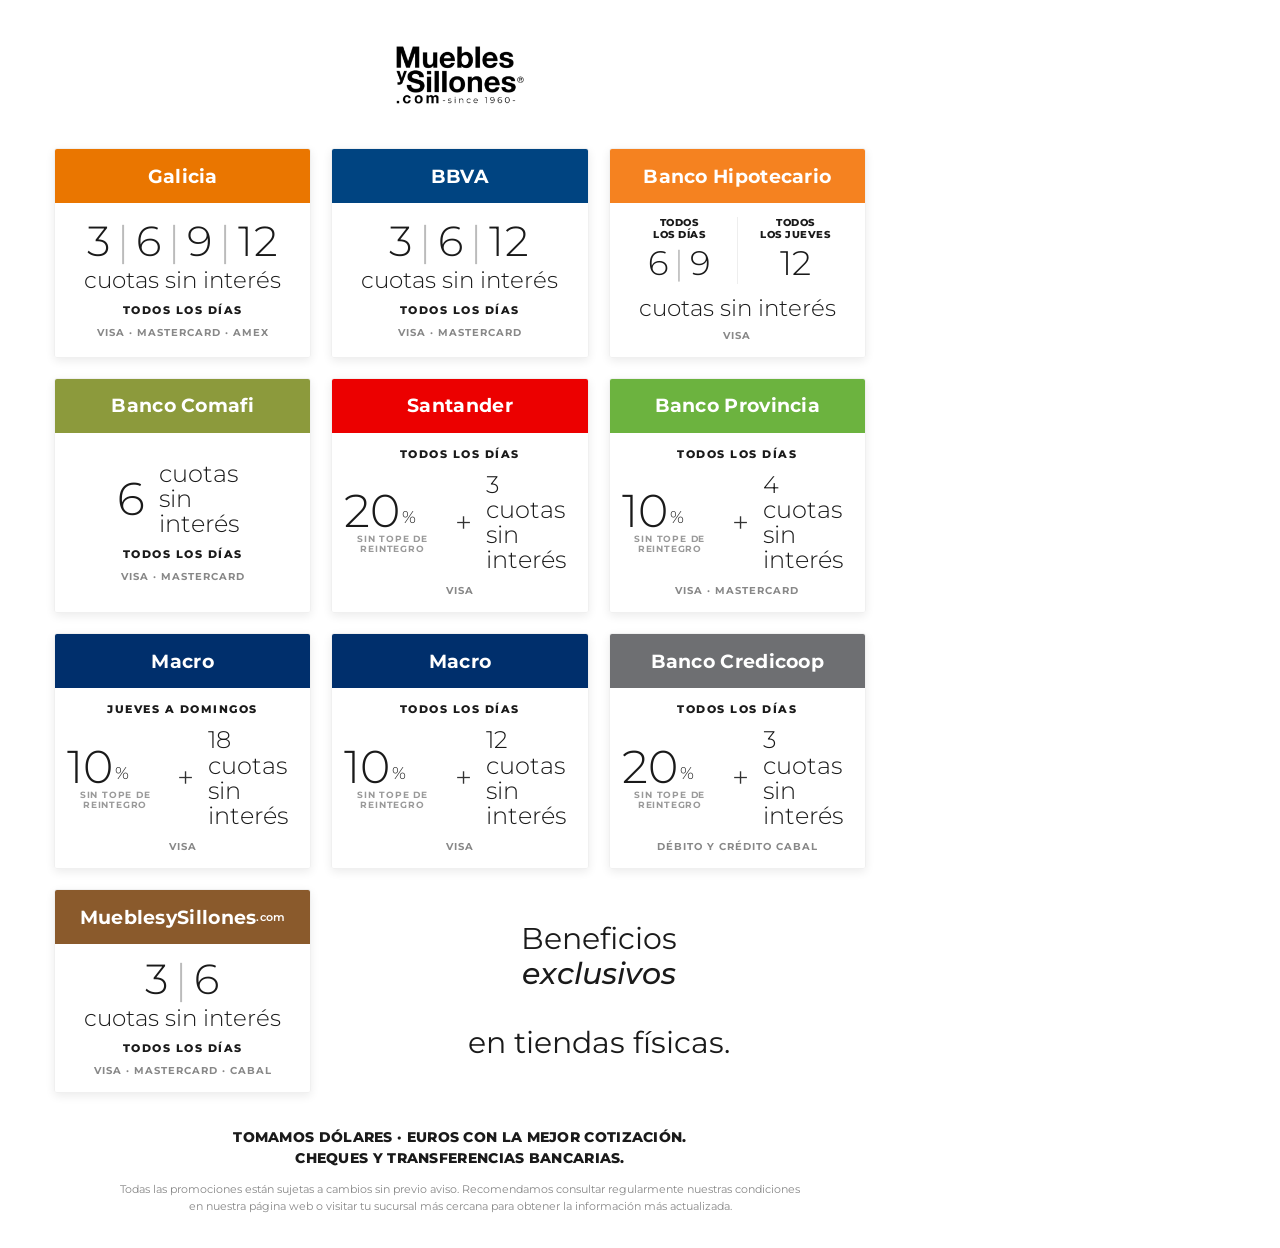
<file: herramientas/flyer_promos.html>
<!DOCTYPE html>
<html lang="es">
<head>
<meta charset="UTF-8">
<link href="https://fonts.googleapis.com/css2?family=Montserrat:wght@300;400;500;600;700;800&display=swap" rel="stylesheet">
<style>
*{ box-sizing:border-box; margin:0; padding:0; }
body{ background:#fff; }
.flyer{ width:920px; background:#fff; padding:46px 54px 34px; font-family:'Montserrat',sans-serif; color:#1a1a1a; }
.logo{ text-align:center; margin-bottom:40px; }
.logo img{ height:58px; filter:brightness(0); }
.grid{ display:grid; grid-template-columns:repeat(3,1fr); gap:20px; }
.bank{ border-radius:3px; overflow:hidden; box-shadow:0 3px 10px rgba(0,0,0,.08); border:1px solid #f0f0f0; display:flex; flex-direction:column; min-height:188px; }
.hd{ color:#fff; height:54px; display:flex; align-items:center; justify-content:center; font-weight:700; font-size:19px; letter-spacing:.3px; }
.hd small{ font-size:11px; font-weight:600; display:block; }
.bd{ background:#fff; flex:1; display:flex; flex-direction:column; align-items:center; justify-content:center; text-align:center; padding:14px 12px 16px; gap:7px; }
.cuotas{ font-size:42px; font-weight:300; line-height:1; letter-spacing:1px; }
.cuotas b{ font-weight:300; }
.sep{ color:#bbb; font-weight:300; margin:0 6px; }
.sint{ font-size:23px; font-weight:300; line-height:1; }
.dias{ font-size:11px; font-weight:800; letter-spacing:1.5px; margin-top:4px; }
.net{ font-size:9.5px; font-weight:700; color:#888; letter-spacing:1px; margin-top:3px; }
.descrow{ display:flex; align-items:center; justify-content:center; gap:14px; }
.descbig{ font-size:46px; font-weight:300; line-height:.9; display:flex; align-items:flex-end; }
.descbig span{ font-size:17px; font-weight:300; margin-left:2px; padding-bottom:6px; }
.plus{ font-size:30px; font-weight:300; color:#333; }
.cuocol{ font-size:24px; font-weight:300; line-height:1.05; max-width:90px; text-align:left; }
.notope{ font-size:8.5px; font-weight:700; color:#999; letter-spacing:.8px; margin-top:2px; }
.hipo{ display:flex; gap:0; align-items:stretch; justify-content:center; width:100%; }
.hipo .col{ flex:1; padding:0 6px; }
.hipo .col:first-child{ border-right:1px solid #eee; }
.hipo .top{ font-size:9.5px; font-weight:800; letter-spacing:.5px; line-height:1.3; }
.hipo .big{ font-size:34px; font-weight:300; }
.benef{ display:flex; flex-direction:column; align-items:center; justify-content:center; text-align:center; font-size:30px; font-weight:400; line-height:1.15; color:#1a1a1a; padding:10px; }
.benef em{ font-style:italic; font-weight:500; }
.foot{ text-align:center; margin-top:34px; }
.foot .f1{ font-size:14px; font-weight:800; letter-spacing:.3px; line-height:1.5; }
.foot .f2{ font-size:11px; font-weight:400; color:#888; line-height:1.5; margin-top:12px; max-width:680px; margin-left:auto; margin-right:auto; }
</style>
</head>
<body>
<div class="flyer">
  <div class="logo"><img src="../intranet/logo.png" alt="MueblesySillones.com"></div>
  <div class="grid">

    <!-- 1 Galicia -->
    <div class="bank"><div class="hd" style="background:#EA7600;">Galicia</div>
      <div class="bd"><div class="cuotas">3<span class="sep">|</span>6<span class="sep">|</span>9<span class="sep">|</span>12</div><div class="sint">cuotas sin interés</div><div class="dias">TODOS LOS DÍAS</div><div class="net">VISA · MASTERCARD · AMEX</div></div></div>

    <!-- 2 BBVA -->
    <div class="bank"><div class="hd" style="background:#004481;">BBVA</div>
      <div class="bd"><div class="cuotas">3<span class="sep">|</span>6<span class="sep">|</span>12</div><div class="sint">cuotas sin interés</div><div class="dias">TODOS LOS DÍAS</div><div class="net">VISA · MASTERCARD</div></div></div>

    <!-- 3 Hipotecario -->
    <div class="bank"><div class="hd" style="background:#F58220;">Banco Hipotecario</div>
      <div class="bd"><div class="hipo"><div class="col"><div class="top">TODOS<br>LOS DÍAS</div><div class="big">6<span class="sep">|</span>9</div></div><div class="col"><div class="top">TODOS<br>LOS JUEVES</div><div class="big">12</div></div></div><div class="sint" style="margin-top:6px;">cuotas sin interés</div><div class="net">VISA</div></div></div>

    <!-- 4 Comafi -->
    <div class="bank"><div class="hd" style="background:#8C9A3C;">Banco Comafi</div>
      <div class="bd"><div class="descrow"><div class="descbig">6</div><div class="cuocol" style="text-align:left;">cuotas<br>sin interés</div></div><div class="dias">TODOS LOS DÍAS</div><div class="net">VISA · MASTERCARD</div></div></div>

    <!-- 5 Santander -->
    <div class="bank"><div class="hd" style="background:#EC0000;">Santander</div>
      <div class="bd"><div class="dias" style="margin:0 0 4px;">TODOS LOS DÍAS</div><div class="descrow"><div><div class="descbig">20<span>%</span></div><div class="notope">SIN TOPE DE REINTEGRO</div></div><div class="plus">+</div><div class="cuocol">3 cuotas sin interés</div></div><div class="net" style="margin-top:6px;">VISA</div></div></div>

    <!-- 6 Provincia -->
    <div class="bank"><div class="hd" style="background:#6CB33F;">Banco Provincia</div>
      <div class="bd"><div class="dias" style="margin:0 0 4px;">TODOS LOS DÍAS</div><div class="descrow"><div><div class="descbig">10<span>%</span></div><div class="notope">SIN TOPE DE REINTEGRO</div></div><div class="plus">+</div><div class="cuocol">4 cuotas sin interés</div></div><div class="net" style="margin-top:6px;">VISA · MASTERCARD</div></div></div>

    <!-- 7 Macro jue-dom -->
    <div class="bank"><div class="hd" style="background:#002F6C;">Macro</div>
      <div class="bd"><div class="dias" style="margin:0 0 4px;">JUEVES A DOMINGOS</div><div class="descrow"><div><div class="descbig">10<span>%</span></div><div class="notope">SIN TOPE DE REINTEGRO</div></div><div class="plus">+</div><div class="cuocol">18 cuotas sin interés</div></div><div class="net" style="margin-top:6px;">VISA</div></div></div>

    <!-- 8 Macro todos -->
    <div class="bank"><div class="hd" style="background:#002F6C;">Macro</div>
      <div class="bd"><div class="dias" style="margin:0 0 4px;">TODOS LOS DÍAS</div><div class="descrow"><div><div class="descbig">10<span>%</span></div><div class="notope">SIN TOPE DE REINTEGRO</div></div><div class="plus">+</div><div class="cuocol">12 cuotas sin interés</div></div><div class="net" style="margin-top:6px;">VISA</div></div></div>

    <!-- 9 Credicoop -->
    <div class="bank"><div class="hd" style="background:#6E6F72;">Banco Credicoop</div>
      <div class="bd"><div class="dias" style="margin:0 0 4px;">TODOS LOS DÍAS</div><div class="descrow"><div><div class="descbig">20<span>%</span></div><div class="notope">SIN TOPE DE REINTEGRO</div></div><div class="plus">+</div><div class="cuocol">3 cuotas sin interés</div></div><div class="net" style="margin-top:6px;">DÉBITO Y CRÉDITO CABAL</div></div></div>

    <!-- 10 MyS -->
    <div class="bank"><div class="hd" style="background:#8A5A2C;">MueblesySillones<small>.com</small></div>
      <div class="bd"><div class="cuotas">3<span class="sep">|</span>6</div><div class="sint">cuotas sin interés</div><div class="dias">TODOS LOS DÍAS</div><div class="net">VISA · MASTERCARD · CABAL</div></div></div>

    <!-- 11 Beneficios (texto, ocupa 2 columnas) -->
    <div class="benef" style="grid-column:span 2;">Beneficios<br><em>exclusivos</em><br>en tiendas físicas.</div>

  </div>

  <div class="foot">
    <div class="f1">TOMAMOS DÓLARES · EUROS CON LA MEJOR COTIZACIÓN.<br>CHEQUES Y TRANSFERENCIAS BANCARIAS.</div>
    <div class="f2">Todas las promociones están sujetas a cambios sin previo aviso. Recomendamos consultar regularmente nuestras condiciones en nuestra página web o visitar tu sucursal más cercana para obtener la información más actualizada.</div>
  </div>
</div>
</body>
</html>
</file>
